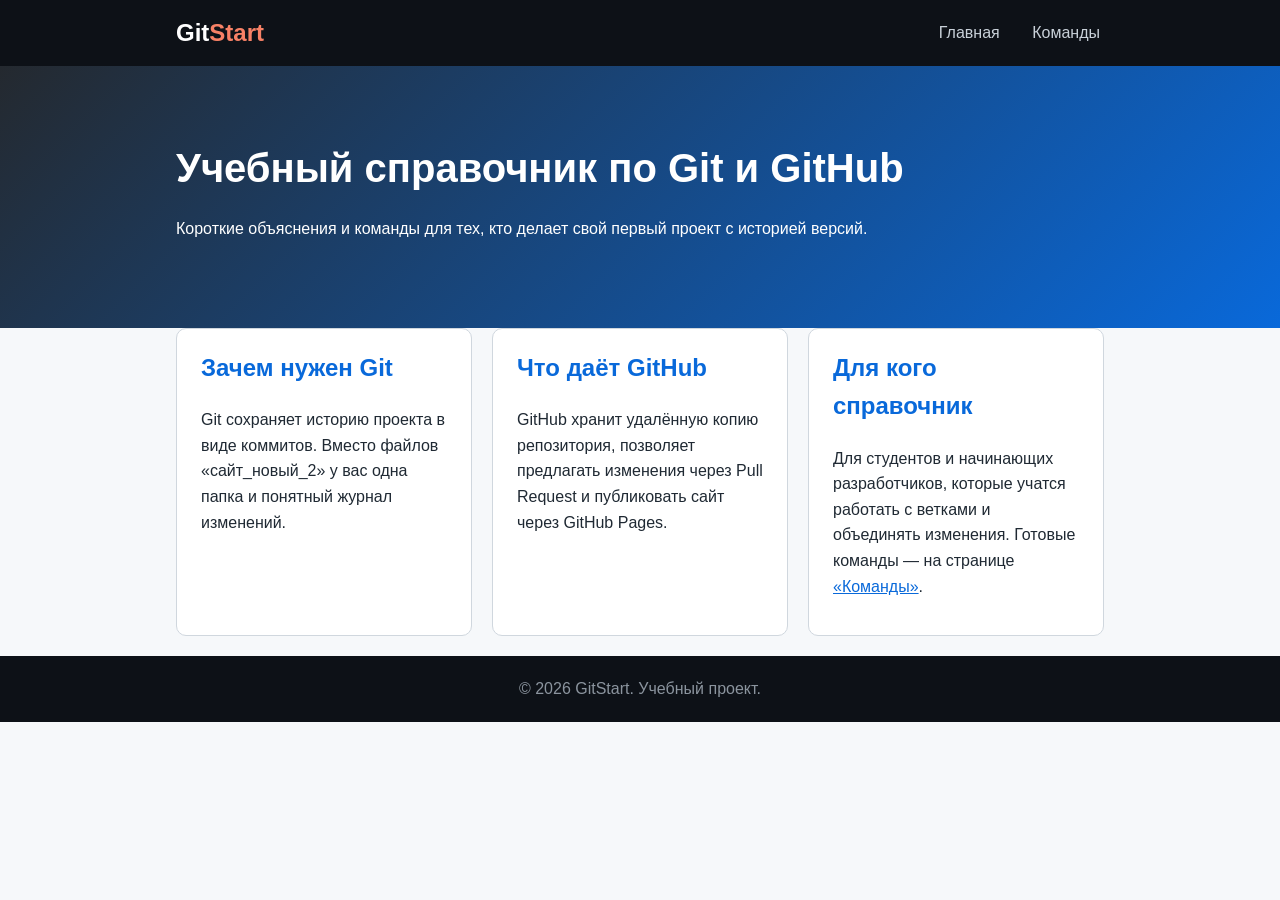
<file: index.html>
<!DOCTYPE html>
<html lang="ru">
<head>
  <meta charset="UTF-8">
  <meta name="viewport" content="width=device-width, initial-scale=1">
  <title>GitStart — справочник по Git и GitHub</title>
  <link rel="stylesheet" href="style.css">
</head>
<body>
  <header class="site-header">
    <div class="container header-row">
      <a class="logo" href="index.html">Git<span>Start</span></a>
      <nav>
        <a href="index.html">Главная</a>
        <a href="commands.html">Команды</a>
      </nav>
    </div>
  </header>

  <section class="hero">
    <div class="container">
      <h1>Учебный справочник по Git и GitHub</h1>
      <p>Короткие объяснения и команды для тех, кто делает свой первый проект с историей версий.</p>
    </div>
  </section>

  <main class="container cards">
    <section>
      <h2>Зачем нужен Git</h2>
      <p>Git сохраняет историю проекта в виде коммитов. Вместо файлов «сайт_новый_2» у вас одна папка и понятный журнал изменений.</p>
    </section>
    <section>
      <h2>Что даёт GitHub</h2>
      <p>GitHub хранит удалённую копию репозитория, позволяет предлагать изменения через Pull Request и публиковать сайт через GitHub Pages.</p>
    </section>
    <section>
      <h2>Для кого справочник</h2>
      <p>Для студентов и начинающих разработчиков, которые учатся работать с ветками и объединять изменения. Готовые команды — на странице <a href="commands.html">«Команды»</a>.</p>
    </section>
  </main>

  <footer class="site-footer">
    <div class="container">© 2026 GitStart. Учебный проект.</div>
  </footer>
</body>
</html>
</file>
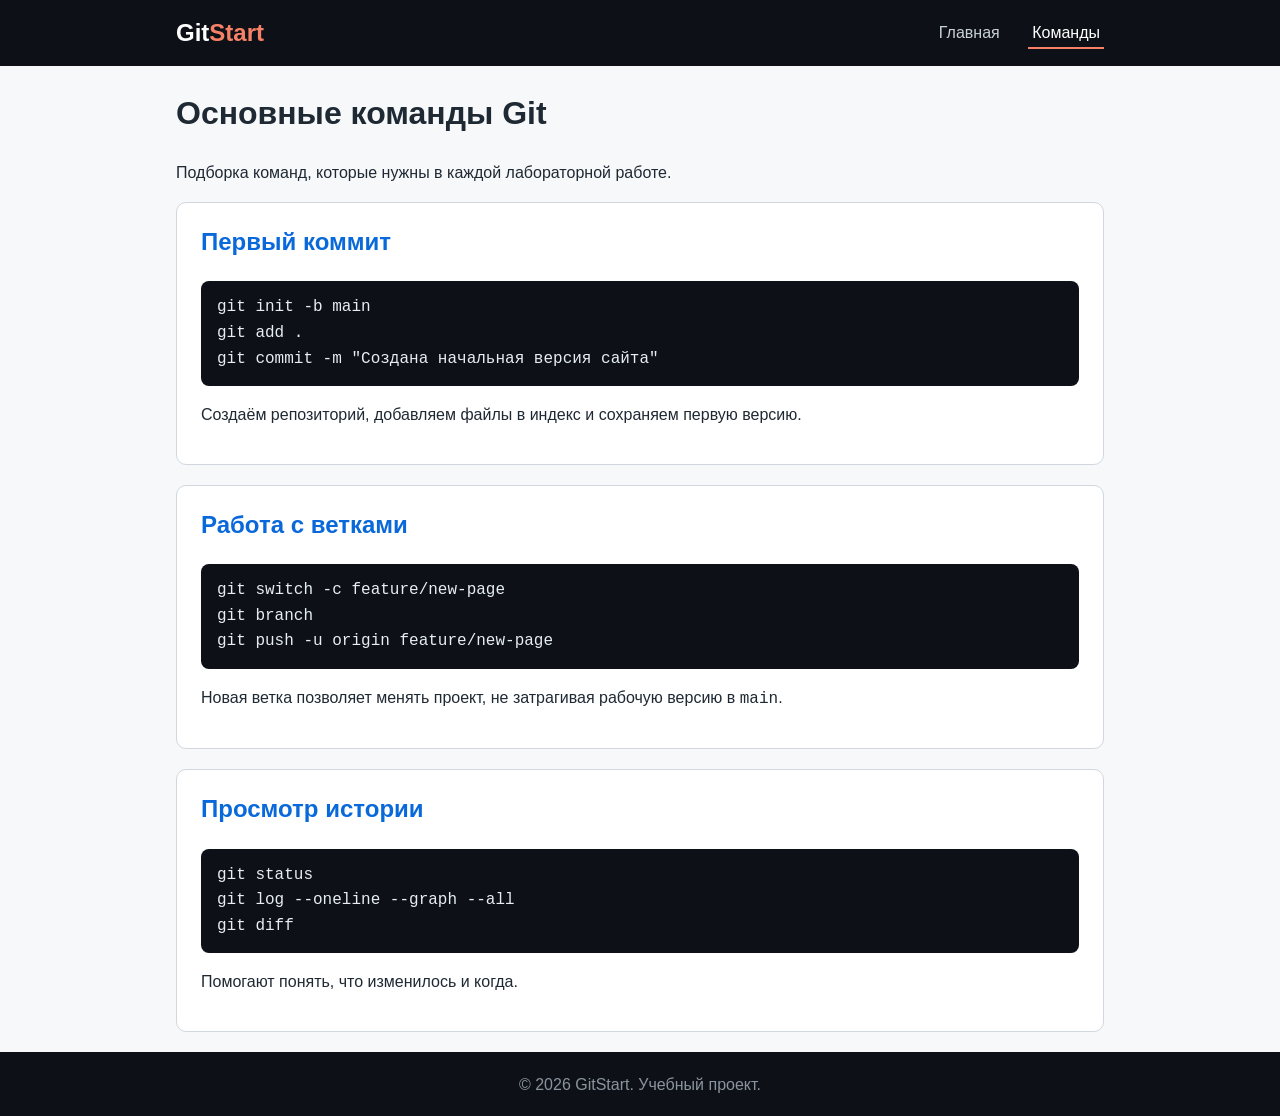
<file: commands.html>
<!DOCTYPE html>
<html lang="ru">
<head>
  <meta charset="UTF-8">
  <meta name="viewport" content="width=device-width, initial-scale=1">
  <title>Команды Git — GitStart</title>
  <link rel="stylesheet" href="style.css">
</head>
<body>
  <header class="site-header">
    <div class="container header-row">
      <a class="logo" href="index.html">Git<span>Start</span></a>
      <nav>
        <a href="index.html">Главная</a>
        <a class="active" href="commands.html">Команды</a>
      </nav>
    </div>
  </header>

  <main class="container">
    <h1>Основные команды Git</h1>
    <p>Подборка команд, которые нужны в каждой лабораторной работе.</p>

    <section>
      <h2>Первый коммит</h2>
      <pre><code>git init -b main
git add .
git commit -m "Создана начальная версия сайта"</code></pre>
      <p>Создаём репозиторий, добавляем файлы в индекс и сохраняем первую версию.</p>
    </section>

    <section>
      <h2>Работа с ветками</h2>
      <pre><code>git switch -c feature/new-page
git branch
git push -u origin feature/new-page</code></pre>
      <p>Новая ветка позволяет менять проект, не затрагивая рабочую версию в <code>main</code>.</p>
    </section>

    <section>
      <h2>Просмотр истории</h2>
      <pre><code>git status
git log --oneline --graph --all
git diff</code></pre>
      <p>Помогают понять, что изменилось и когда.</p>
    </section>
  </main>

  <footer class="site-footer">
    <div class="container">© 2026 GitStart. Учебный проект.</div>
  </footer>
</body>
</html>
</file>
<file: style.css>
* { box-sizing: border-box; }
body { margin: 0; font-family: "Segoe UI", Arial, sans-serif; line-height: 1.6; color: #1f2933; background: #f6f8fa; }
.container { width: 100%; max-width: 960px; margin: 0 auto; padding: 0 16px; }
.site-header { background: #0d1117; padding: 14px 0; }
.site-header .container { display: flex; justify-content: space-between; align-items: center; }
.logo { color: #fff; font-size: 24px; font-weight: 700; text-decoration: none; }
.logo span { color: #f78166; }
nav a { color: #c9d1d9; margin-left: 20px; text-decoration: none; padding: 6px 4px; }
nav a:hover, nav a:focus-visible { color: #fff; background: #30363d; border-radius: 6px; outline: 2px solid #f78166; }
.hero { background: linear-gradient(135deg, #24292f, #0969da); color: #fff; padding: 70px 0; }
.hero h1 { margin: 0 0 12px; font-size: 40px; }
main { padding: 40px 0; }
main section { background: #fff; border: 1px solid #d0d7de; border-radius: 10px; padding: 20px 24px; margin-bottom: 20px; }
h2 { margin-top: 0; color: #0969da; }
.site-footer { background: #0d1117; color: #8b949e; padding: 20px 0; text-align: center; }
pre { background: #0d1117; color: #e6edf3; padding: 14px 16px; border-radius: 8px; overflow-x: auto; }
code { font-family: Consolas, monospace; }
nav a.active { color: #fff; border-bottom: 2px solid #f78166; }
main section a { color: #0969da; }
img { max-width: 100%; height: auto; }
.cards { display: grid; grid-template-columns: repeat(3, 1fr); gap: 20px; }

@media (max-width: 768px) {
  .hero { padding: 44px 0; }
  .hero h1 { font-size: 30px; }
  .cards { grid-template-columns: 1fr 1fr; }
}
@media (max-width: 480px) {
  .hero h1 { font-size: 24px; }
  .cards { grid-template-columns: 1fr; }
  main section { padding: 16px; }
}
@media (max-width: 600px) {
  .site-header .container { flex-direction: column; gap: 8px; }
  nav a { margin: 0 10px; font-size: 18px; }
  pre { font-size: 13px; }
}
</file>
